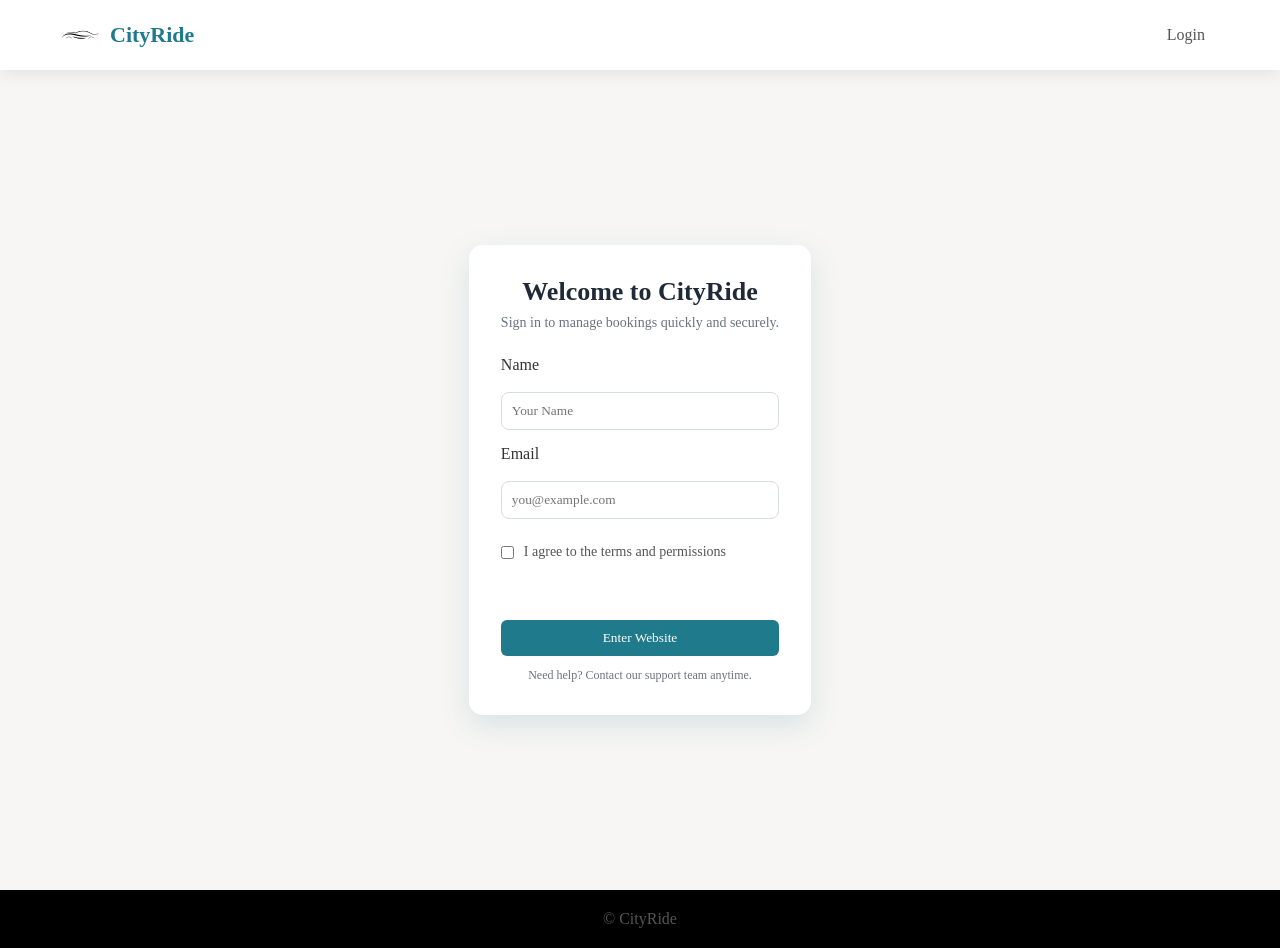
<file: index.html>
<!DOCTYPE html>
<html lang="en">
<head>
<meta charset="UTF-8">
<meta name="viewport" content="width=device-width, initial-scale=1.0">
<title>CityRide | Login</title>
<link rel="icon" href="images/logo.avif">
<link rel="stylesheet" href="style.css">
</head>

<body class="login-page">

<header>
<div class="header-container">
<div class="logo">
<img src="images/logo.avif" alt="CityRide">
<span>CityRide</span>
</div>
<nav>
<a href="index.html">Login</a>
</nav>
</div>
</header>

<section id="login" class="card">
    <!-- <div class="login-grid">
        <div class="login-hero" aria-hidden="true"></div> -->

        <div class="login-card">
            <h2>Welcome to CityRide</h2>
            <p class="login-subtitle">Sign in to manage bookings quickly and securely.</p>

            <div class="form-box">
                <label for="loginName">Name</label>
                <input type="text" id="loginName" placeholder="Your Name">

                <label for="loginEmail">Email</label>
                <input type="email" id="loginEmail" placeholder="you@example.com">

                <label class="check-row">
                    <input type="checkbox" id="loginTerms">
                    I agree to the terms and permissions
                </label>

                <p id="loginError" class="error-text"></p>

                <button onclick="handleLogin()" class="btn-submit">Enter Website</button>
            </div>

            <p class="login-hint">Need help? Contact our support team anytime.</p>
        <!-- </div>
    </div> -->
</section>

<footer class="footer-plain">© CityRide</footer>

<script src="script.js"></script>

</body>
</html>
</file>
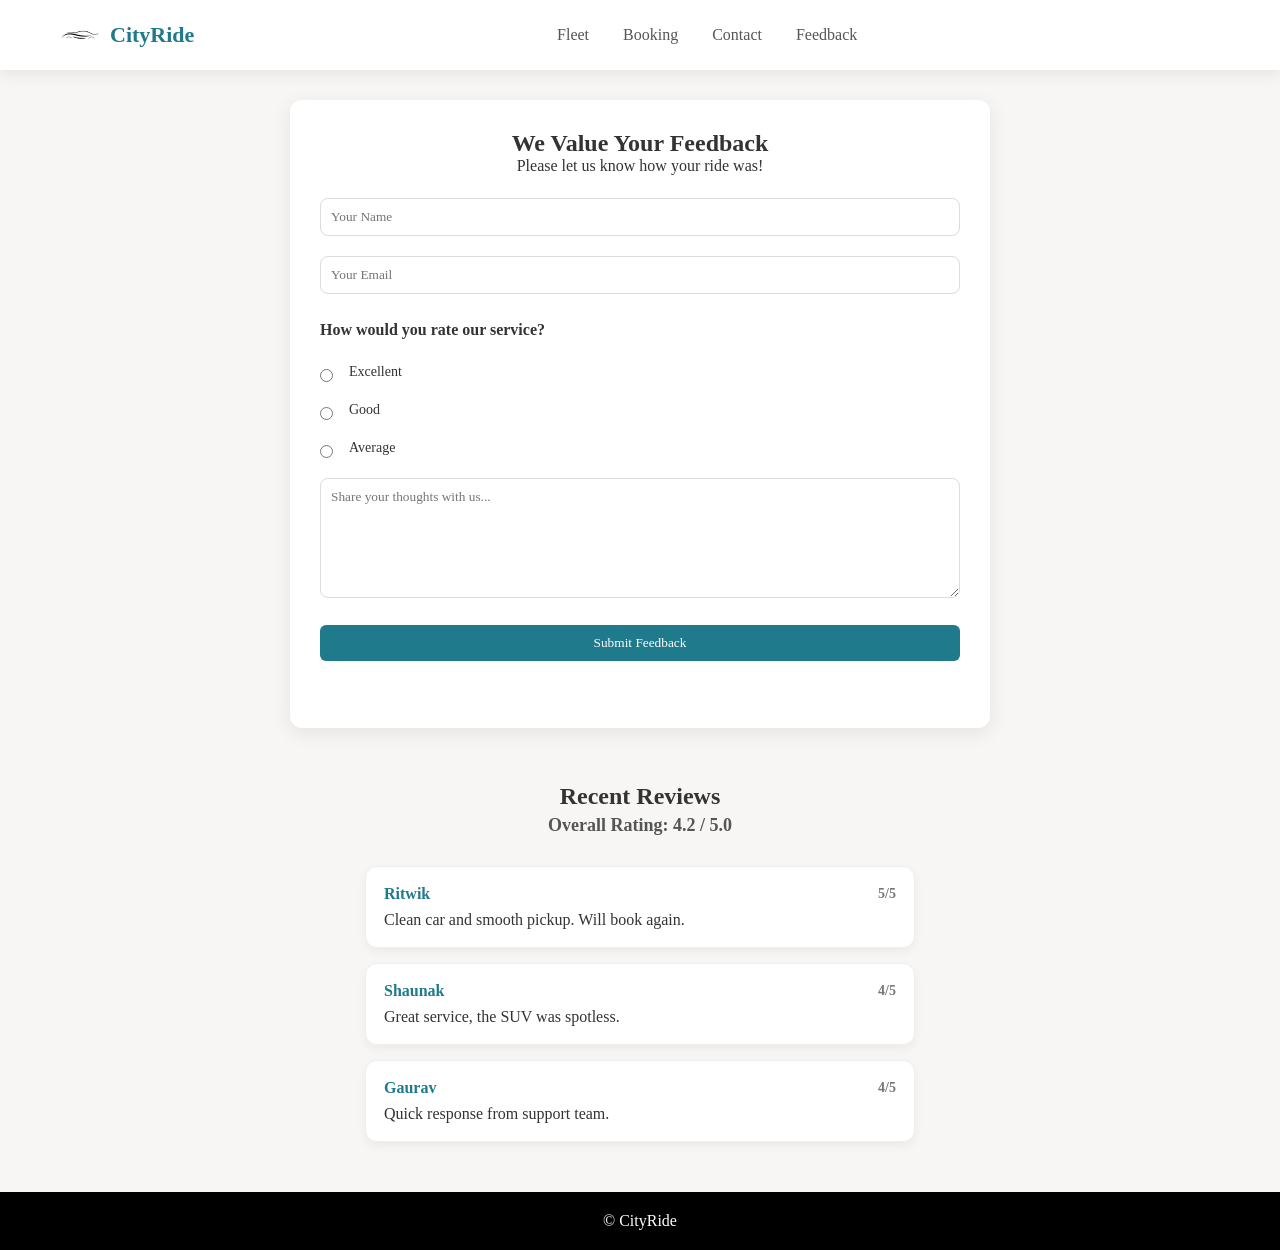
<file: feedback.html>
<!DOCTYPE html>
<html lang="en">
<head>
<meta charset="UTF-8">
<meta name="viewport" content="width=device-width, initial-scale=1.0">
<title>CityRide | Feedback</title>
<link rel="icon" href="images/logo.avif">
<link rel="stylesheet" href="style.css">
</head>

<body class="feedback-page">

<header>
<div class="header-container">
<div class="logo">
<img src="images/logo.avif" alt="CityRide">
<span>CityRide</span>
</div>

<nav>
<a href="main.html#fleet">Fleet</a>
<a href="main.html#booking">Booking</a>
<a href="main.html#contact">Contact</a>
<a href="feedback.html">Feedback</a>
</nav>

<div style="display:flex; align-items:center;">
<div id="profileSection" class="profile-chip"></div>
</div>

</div>
</header>

<main class="page-content">
    <section id="feedback" class="feedback-card">
        <h2>We Value Your Feedback</h2>
        <p>Please let us know how your ride was!</p>
        <div class="feedback-form">
            <input type="text" id="feedbackName" placeholder="Your Name" required>
            <input type="email" id="feedbackEmail" placeholder="Your Email" required>
            <p class="form-label">How would you rate our service?</p>
            <label class="rating-row"><input type="radio" name="rating" value="excellent"> Excellent</label>
            <label class="rating-row"><input type="radio" name="rating" value="good"> Good</label>
            <label class="rating-row"><input type="radio" name="rating" value="average"> Average</label>
            <textarea id="feedbackMsg" placeholder="Share your thoughts with us..."></textarea>
            <button onclick="submitFeedback()" class="btn-submit">Submit Feedback</button>
            <p id="feedbackOutput" class="feedback-output"></p>
        </div>
    </section>

    <section id="reviews" class="reviews">
        <div class="reviews-header">
            <h2>Recent Reviews</h2>
            <h3>Overall Rating: 4.2 / 5.0</h3>
        </div>
    
        <div class="reviews-list">
            <div class="review-card">
                <div class="review-top">
                    <b>Ritwik</b>
                    <span>5/5</span>
                </div>
                <p>Clean car and smooth pickup. Will book again.</p>
            </div>
            <div class="review-card">
                <div class="review-top">
                    <b>Shaunak</b>
                    <span>4/5</span>
                </div>
                <p>Great service, the SUV was spotless.</p>
            </div>
            <div class="review-card">
                <div class="review-top">
                    <b>Gaurav</b>
                    <span>4/5</span>
                </div>
                <p>Quick response from support team.</p>
            </div>
        </div>
    </section>
</main>

<footer>© CityRide</footer>

<script src="script.js"></script>

</body>
</html>
</file>
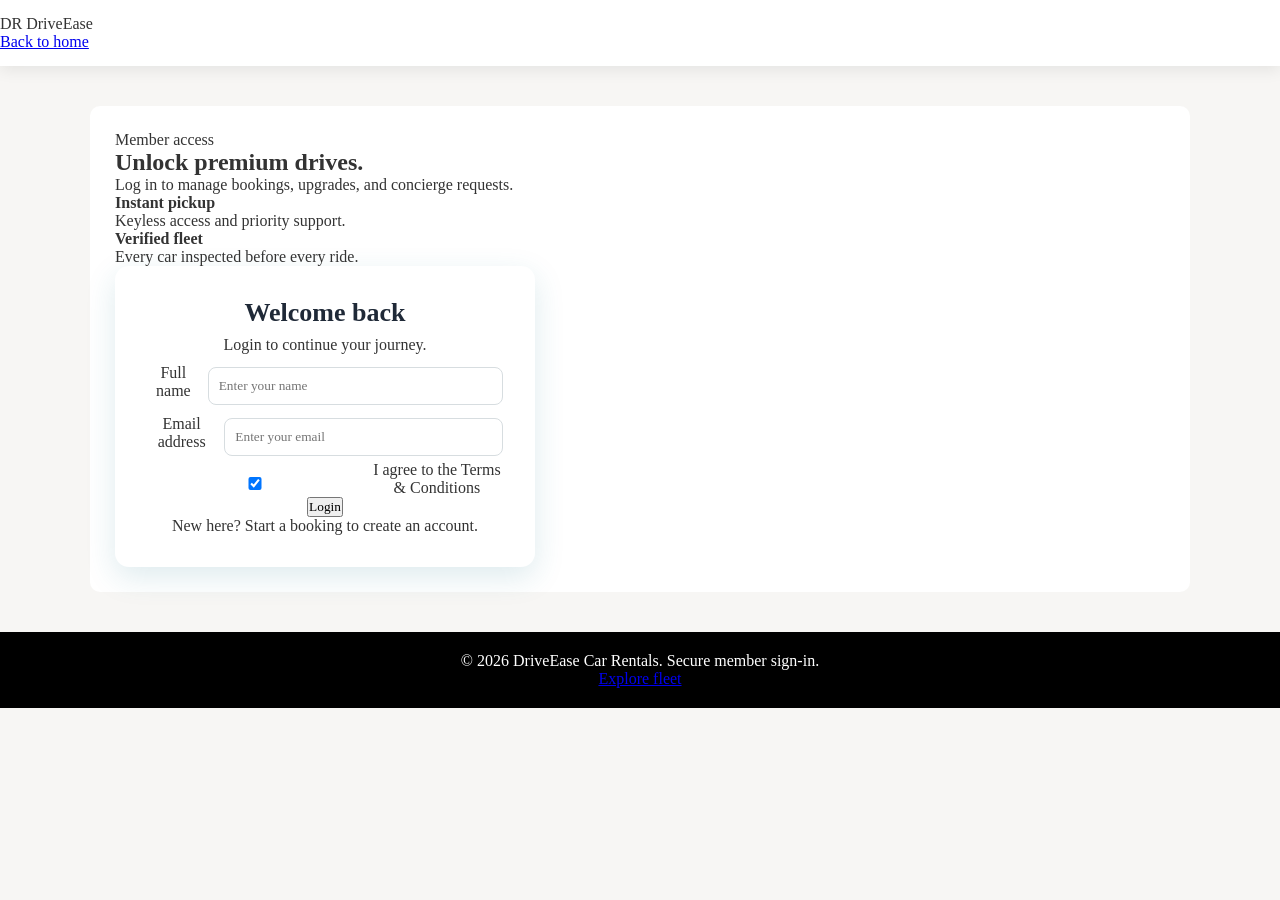
<file: login.html>
<!DOCTYPE html>
<html lang="en">
<head>
    <meta charset="UTF-8">
    <title>DriveEase | Login</title>
    <meta name="viewport" content="width=device-width, initial-scale=1.0">
    <link rel="stylesheet" href="style.css">
</head>
<body class="page-login">
    <header class="site-header">
        <div class="container header-inner">
            <div class="logo-mark">
                <span class="logo-icon">DR</span>
                <span class="logo-text">DriveEase</span>
            </div>
            <a class="btn ghost" href="index.html">Back to home</a>
        </div>
    </header>

    <main class="login-main">
        <section class="login-shell">
            <div class="login-copy">
                <p class="eyebrow">Member access</p>
                <h1>Unlock premium drives.</h1>
                <p class="lead">Log in to manage bookings, upgrades, and concierge requests.</p>
                <div class="login-highlights">
                    <div>
                        <h4>Instant pickup</h4>
                        <p>Keyless access and priority support.</p>
                    </div>
                    <div>
                        <h4>Verified fleet</h4>
                        <p>Every car inspected before every ride.</p>
                    </div>
                </div>
            </div>
            <div class="login-card">
                <h2>Welcome back</h2>
                <p>Login to continue your journey.</p>

                <label>Full name
                    <input type="text" id="loginName" placeholder="Enter your name">
                </label>

                <label>Email address
                    <input type="email" id="loginEmail" placeholder="Enter your email">
                </label>

                <label class="checkbox">
                    <input type="checkbox" id="loginTerms" checked>
                    I agree to the Terms & Conditions
                </label>

                <p id="loginError" class="error"></p>

                <button class="btn primary full" onclick="handleLogin()">Login</button>
                <p class="hint">New here? Start a booking to create an account.</p>
            </div>
        </section>
    </main>

    <footer class="site-footer">
        <div class="container footer-inner">
            <p>© 2026 DriveEase Car Rentals. Secure member sign-in.</p>
            <a href="index.html">Explore fleet</a>
        </div>
    </footer>

    <script src="script.js"></script>
</body>
</html>
</file>
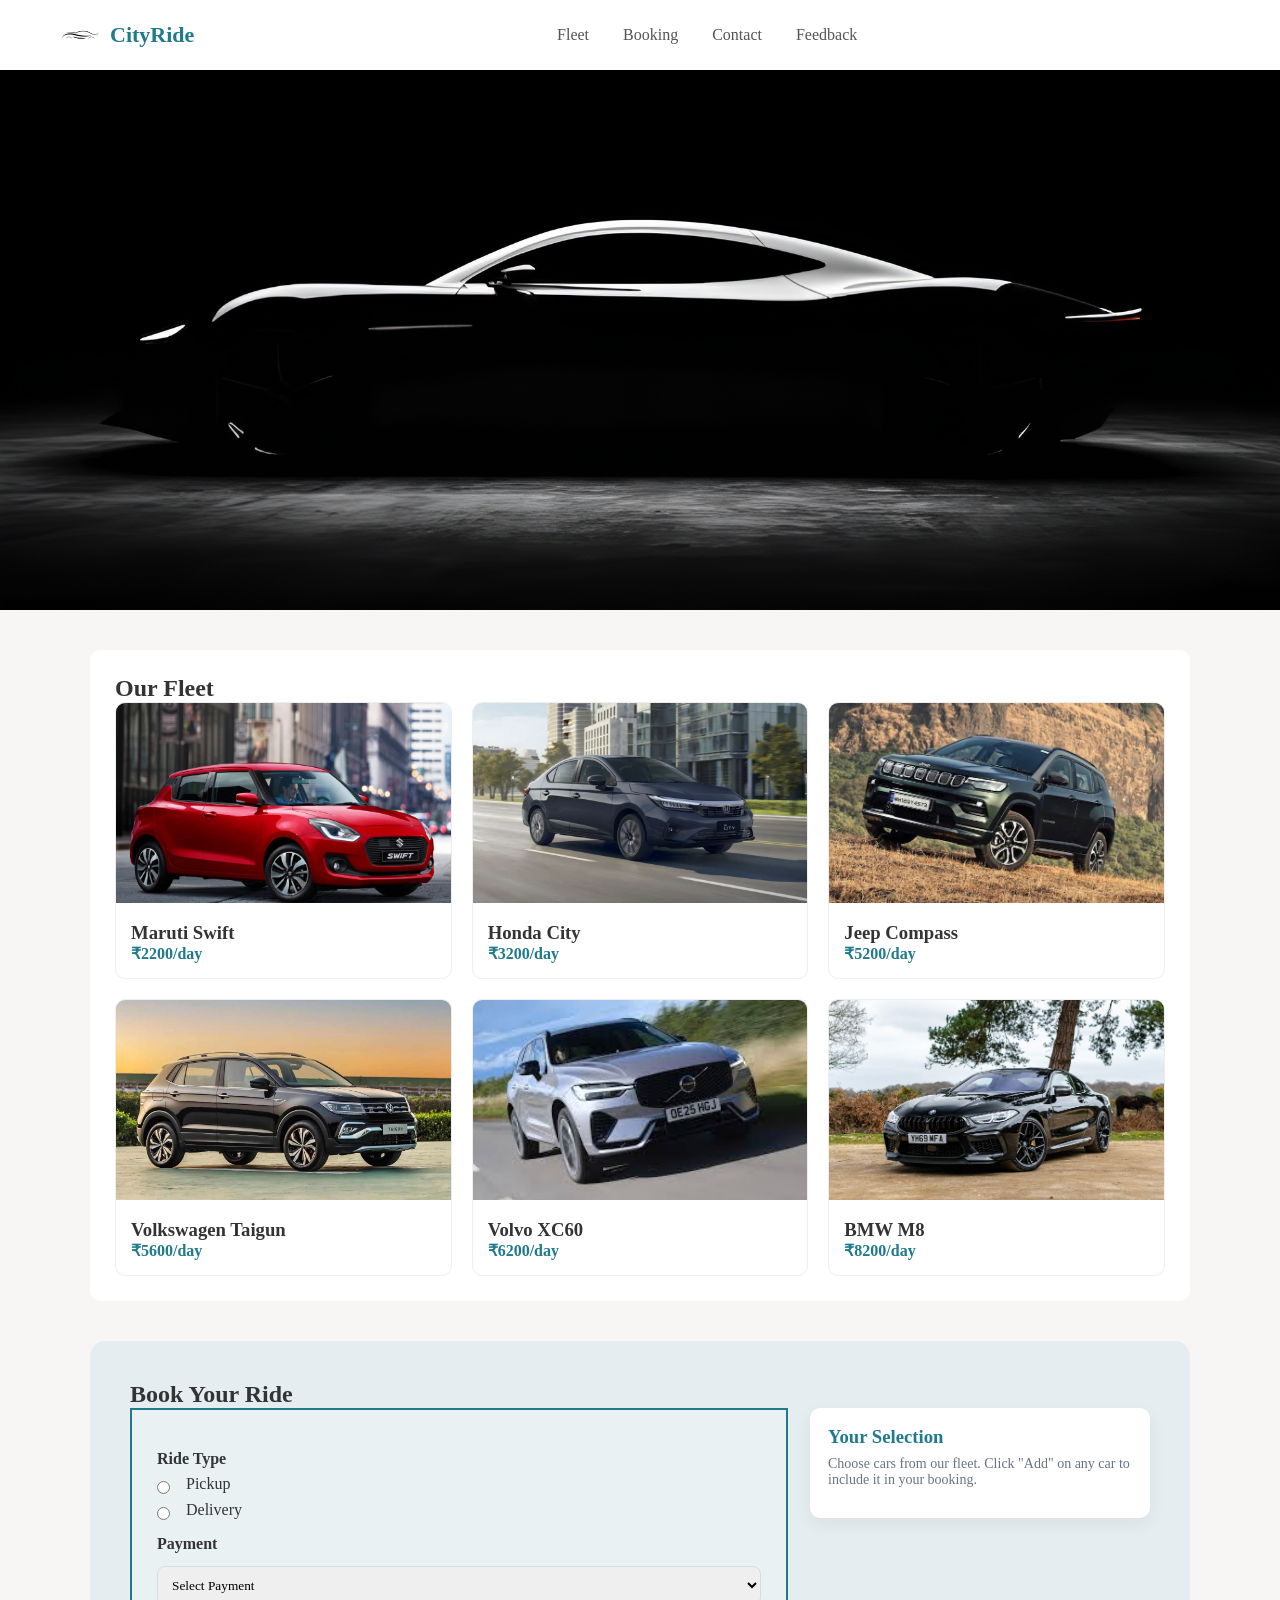
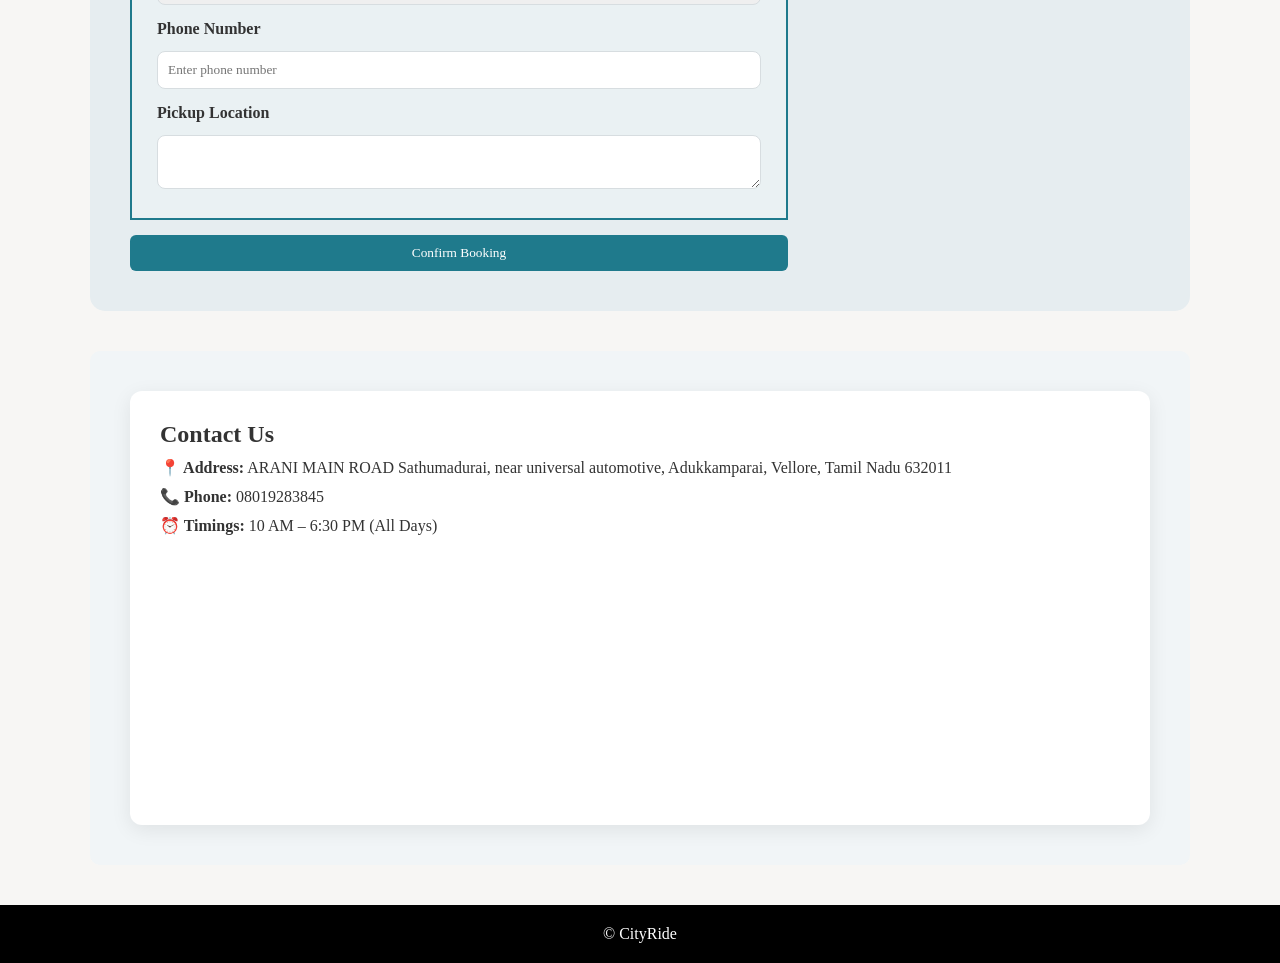
<file: main.html>
<!DOCTYPE html>
<html lang="en">
<head>
<meta charset="UTF-8">
<meta name="viewport" content="width=device-width, initial-scale=1.0">
<title>CityRide | Home</title>
<link rel="icon" href="images/logo.avif">
<link rel="stylesheet" href="style.css">
</head>

<body>

<header>
<div class="header-container">
<div class="logo">
<img src="images/logo.avif" alt="CityRide">
<span>CityRide</span>
</div>

<nav>
<a href="#fleet">Fleet</a>
<a href="#booking">Booking</a>
<a href="#contact">Contact</a>
<a href="feedback.html">Feedback</a>
</nav>

<div style="display:flex; align-items:center;">
<div id="profileSection" class="profile-chip"></div>
</div>

</div>
</header>

<section class="hero">
</section>

<section id="fleet">
<h2>Our Fleet</h2>
<div id="car-grid" class="menu-grid"></div>
</section>

<section id="booking">
	<h2>Book Your Ride</h2>
	<div class="booking-grid">
		<div class="booking-form">
			<fieldset>
				<p class="form-label">Ride Type</p>
				<label><input type="radio" name="type"> Pickup</label>
				<label><input type="radio" name="type"> Delivery</label>

				<p class="form-label">Payment</p>
				<select id="payment">
					<option value="">Select Payment</option>
					<option>Card</option>
					<option>Cash</option>
					<option>UPI</option>
				</select>

				<p class="form-label">Phone Number</p>
				<input type="text" id="phone" placeholder="Enter phone number">

				<p class="form-label">Pickup Location</p>
				<textarea id="address"></textarea>
			</fieldset>

			<button onclick="processBooking()" class="btn-submit">Confirm Booking</button>
			<div id="output" class="order-output"></div>
		</div>

		<aside class="booking-summary">
			<h3>Your Selection</h3>
			<p class="summary-note">Choose cars from our fleet. Click "Add" on any car to include it in your booking.</p>
			<ul id="selectedItems"></ul>
		</aside>
	</div>
</section>

<section id="contact" class="contact-simple">
	<div class="section-box">
		<h2>Contact Us</h2>
		<p><strong>📍 Address:</strong> ARANI MAIN ROAD Sathumadurai, near universal automotive, Adukkamparai, Vellore, Tamil Nadu 632011</p>
		<p><strong>📞 Phone:</strong> 08019283845</p>
		<p><strong>⏰ Timings:</strong> 10 AM – 6:30 PM (All Days)</p>
		<iframe
			src="https://maps.google.com/maps?q=ARANI%20MAIN%20ROAD%20Sathumadurai%2C%20near%20universal%20automotive%2C%20Adukkamparai%2C%20Vellore%2C%20Tamil%20Nadu%20632011&output=embed"
			width="100%"
			height="250"
			style="border:0;border-radius:10px">
		</iframe>
	</div>
</section>

<footer>© CityRide</footer>

<div id="toast">Booking Confirmed </div>
<button id="topBtn" onclick="scrollToTop()">⬆</button>
<audio id="clickSound" src="https://www.soundjay.com/button/beep-07.wav"></audio>

<script src="script.js"></script>

</body>
</html>
</file>
<file: style.css>
*{margin:0;padding:0;box-sizing:border-box;font-family:'Segoe UI';}
body{background:#f7f6f4;color:#333;}

.feedback-page{
min-height:100vh;
display:flex;
flex-direction:column;
}

.login-page{
min-height:100vh;
display:flex;
flex-direction:column;
}

header{
background:#fff;
padding:15px 0;
box-shadow:0 4px 15px rgba(0,0,0,0.08);
position:sticky;
top:0;
z-index:100;
}
.header-container{
display:flex;
justify-content:space-between;
align-items:center;
max-width:1200px;
margin:auto;
padding:0 20px;
gap:20px;
}
.logo{
display:flex;
align-items:center;
gap:10px;
font-size:22px;
font-weight:bold;
color:#1f7a8c;
}
.logo img{width:40px;}

nav a{
margin:0 15px;
text-decoration:none;
color:#555;
position:relative;
}
nav a::after{
content:"";
position:absolute;
width:0%;
height:2px;
background:#1f7a8c;
left:0;
bottom:-5px;
transition:0.3s;
}
nav a:hover::after{width:100%;}

.hero{
width:100%;
height:60vh;
max-width:none;
margin:0;
padding:0;
border-radius:0;
background:url('images/background.png') center/cover;
display:flex;
align-items:center;
justify-content:center;
}
.hero h2{
background:rgba(255,255,255,0.7);
padding:10px 20px;
border-radius:8px;
}

section{
max-width:1100px;
margin:40px auto;
padding:25px;
background:white;
border-radius:10px;
}

.page-content{
flex:1;
}

.menu-grid{
display:grid;
grid-template-columns:repeat(auto-fit,minmax(250px,1fr));
gap:20px;
}
.menu-item{
border:1px solid #eee;
border-radius:10px;
overflow:hidden;
cursor:pointer;
transition:0.3s;
}
.menu-item:hover{
transform:translateY(-5px);
box-shadow:0 5px 15px rgba(0,0,0,0.1);
}
.menu-item img{
width:100%;
height:200px;
object-fit:cover;
}
.menu-details{padding:15px;}
.price{color:#1f7a8c;font-weight:bold;}

#booking{
background:#e6edf0;
padding:40px;
border-radius:15px;
}
fieldset{
border:2px solid #1f7a8c;
padding:25px;
background:#eaf1f3;
}
textarea, select, input{
width:100%;
padding:10px;
margin-top:8px;
border:1px solid #d7dde0;
border-radius:8px;
}

textarea:focus, select:focus, input:focus{
outline:none;
border-color:#1f7a8c;
box-shadow:0 0 0 2px rgba(31, 122, 140, 0.15);
}

input[type="radio"]{
width:auto;
margin-right:8px;
}

label{
display:flex;
align-items:center;
gap:8px;
margin-top:5px;
}

.btn-submit{
margin-top:15px;
background:#1f7a8c;
color:white;
padding:10px;
border:none;
cursor:pointer;
border-radius:6px;
width:100%;
}

.order-output{
margin-top:15px;
padding:15px;
background:#1f2937;
color:#2ecc71;
display:none;
border-radius:8px;
}

.booking-grid{
	display:grid;
	grid-template-columns: 1fr 340px;
	gap:22px;
	align-items:start;
}

.booking-form fieldset{min-height:220px}

.booking-summary{
	background:white;
	padding:18px;
	border-radius:10px;
	box-shadow:0 6px 18px rgba(0,0,0,0.06);
}
.booking-summary h3{margin-bottom:8px;color:#1f7a8c}
.booking-summary .summary-note{font-size:14px;color:#6b7280;margin-bottom:12px}
.booking-summary ul{list-style:none;display:flex;flex-direction:column;gap:8px;padding:0;margin:0}
.booking-summary ul li{background:#f3fafb;padding:10px;border-radius:8px;display:flex;justify-content:space-between;align-items:center;border:1px solid #e6f0f1}

@media (max-width:900px){
	.booking-grid{grid-template-columns:1fr;}
	.booking-summary{order:2}
	.booking-form{order:1}
}

#selectedItems button{
margin-left:10px;
background:red;
color:white;
border:none;
padding:3px 6px;
border-radius:4px;
cursor:pointer;
}

#contact{
background:#f1f5f7;
padding:40px;
}

.contact-simple{
max-width:1100px;
margin:40px auto;
}

.section-box{
background:white;
padding:30px;
border-radius:12px;
box-shadow:0 5px 20px rgba(0, 0, 0, 0.08);
display:grid;
gap:10px;
}

footer{
text-align:center;
padding:20px;
background:black;
color:white;
}

.footer-plain{
text-align:center;
padding:20px;
color:#555;
}

.login-page .footer-plain{
margin-top:auto;
}

.card{
max-width:600px;
margin:30px auto;
text-align:center;
}

.center-card{
max-width:400px;
margin:100px auto;
}

.login-card{
background:white;
padding:28px;
border-radius:14px;
box-shadow:0 10px 30px rgba(31, 122, 140, 0.15);
text-align:center;
}

.login-grid{
	display:grid;
	grid-template-columns: 1fr 420px;
	gap:24px;
	align-items:center;
	max-width:1000px;
	margin:48px auto;
	padding:0 20px;
}

.login-hero{
	height:360px;
	border-radius:12px;
	background:linear-gradient(180deg, rgba(31,122,140,0.18), rgba(31,122,140,0.06)), url('images/background.avif') center/cover no-repeat;
	box-shadow:0 8px 30px rgba(0,0,0,0.06);
}

.login-card{padding:32px;max-width:420px;}

@media (max-width:900px){
	.login-grid{grid-template-columns:1fr;gap:12px;margin:20px;}
	.login-hero{height:180px}
	.center-card{margin:20px auto}
}

#login{
	background:transparent;
	padding:0;
	border-radius:0;
	display:flex;
	align-items:center;
	justify-content:center;
	min-height:calc(100vh - 140px);
}

@media (max-width:600px){
	#login{min-height:calc(100vh - 120px);padding:12px}
}

.login-card h2{
font-size:26px;
margin-bottom:8px;
color:#1f2937;
}

.login-subtitle{
color:#6b7280;
font-size:14px;
margin-bottom:12px;
}

.login-hint{
margin-top:12px;
font-size:12px;
color:#6b7280;
}

.form-box{
width:100%;
margin-top:20px;
text-align:left;
display:flex;
flex-direction:column;
gap:10px;
}

.check-row{
margin-top:15px;
display:flex;
align-items:center;
gap:10px;
cursor:pointer;
font-size:14px;
color:#555;
justify-content:flex-start;
}

.check-row input{
width:auto;
margin:0;
}

.error-text{
color:red;
font-size:14px;
margin-top:10px;
text-align:center;
font-weight:bold;
height:15px;
}

.profile-chip{
font-weight:bold;
color:#1f7a8c;
background:#e8f3f5;
padding:5px 15px;
border-radius:20px;
display:none;
}

.form-label{
margin-top:15px;
margin-bottom:5px;
font-weight:bold;
}

.feedback-output{
margin-top:10px;
text-align:center;
font-weight:bold;
height:15px;
}

.feedback-card{
max-width:700px;
margin:30px auto;
background:white;
padding:30px;
border-radius:12px;
box-shadow:0 5px 20px rgba(0,0,0,0.08);
text-align:center;
}

.feedback-form{
margin-top:15px;
display:flex;
flex-direction:column;
gap:12px;
text-align:left;
}

.rating-row{
display:flex;
align-items:center;
gap:8px;
font-size:14px;
}

.feedback-form textarea{
min-height:120px;
}

.reviews{
max-width:600px;
margin:0 auto;
padding-bottom:50px;
background:transparent;
}

.reviews-header{text-align:center;margin-bottom:30px;}
.reviews-header h3{color:#555;font-size:18px;margin-top:5px;}
.reviews-list{display:flex;flex-direction:column;gap:15px;}
.review-card{background:white;padding:18px;border-radius:12px;box-shadow:0 4px 10px rgba(0,0,0,0.05);border:1px solid #efefef;}
.review-top{display:flex;justify-content:space-between;align-items:center;margin-bottom:8px;}
.review-top b{color:#1f7a8c;font-size:16px;}
.review-top span{font-weight:bold;color:#777;font-size:14px;}

#toast{
position:fixed;
bottom:20px;
right:20px;
background:#2ecc71;
color:white;
padding:15px;
display:none;
border-radius:8px;
}
#topBtn{
position:fixed;
bottom:20px;
left:20px;
display:none;
}
</file>
